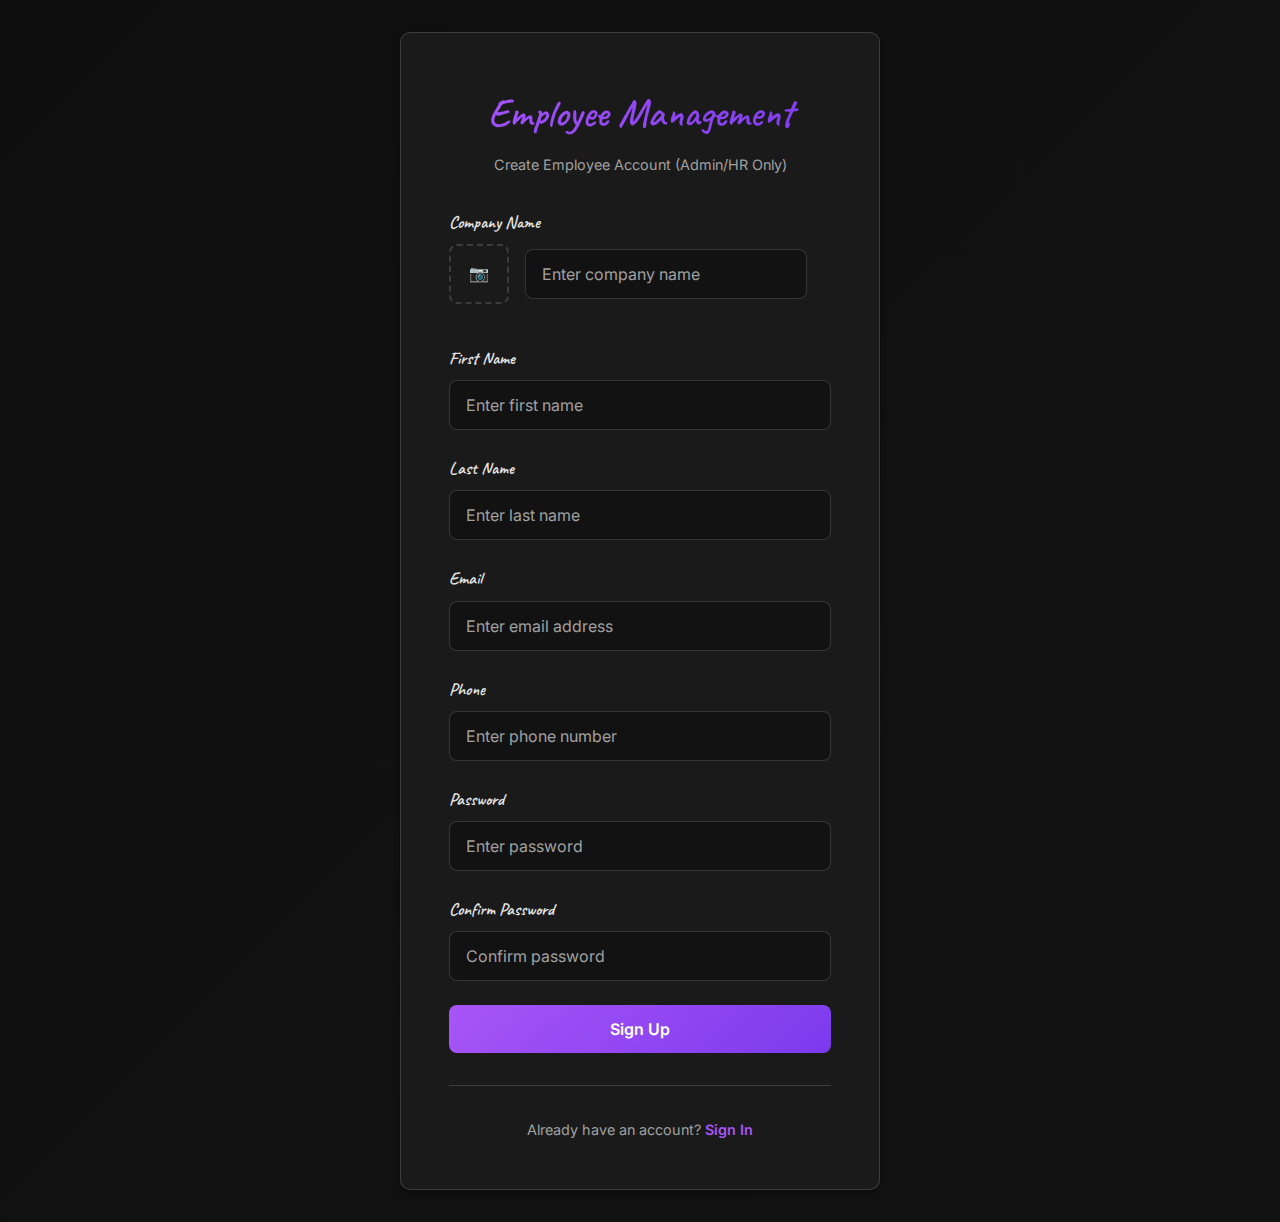
<file: signup.html>
<!DOCTYPE html>
<html lang="en">
<head>
    <meta charset="UTF-8">
    <meta name="viewport" content="width=device-width, initial-scale=1.0">
    <title>Employee Management System - Sign Up (Admin/HR Only)</title>
    <link rel="stylesheet" href="style.css">
</head>
<body>
    <div class="auth-container">
        <div class="auth-card">
            <div class="auth-logo">
                <h1>Employee Management</h1>
                <p>Create Employee Account (Admin/HR Only)</p>
            </div>

            <form id="signupForm" class="auth-form">
                <div class="input-group">
                    <label for="companyName">Company Name</label>
                    <div class="logo-upload">
                        <div class="logo-upload-icon" id="logoUploadIcon" title="Company Logo">
                            📷
                        </div>
                        <input type="text" id="companyName" placeholder="Enter company name" required>
                    </div>
                </div>

                <div class="input-group">
                    <label for="firstName">First Name</label>
                    <input type="text" id="firstName" placeholder="Enter first name" required>
                </div>

                <div class="input-group">
                    <label for="lastName">Last Name</label>
                    <input type="text" id="lastName" placeholder="Enter last name" required>
                </div>

                <div class="input-group">
                    <label for="email">Email</label>
                    <input type="email" id="email" placeholder="Enter email address" required>
                </div>

                <div class="input-group">
                    <label for="phone">Phone</label>
                    <input type="tel" id="phone" placeholder="Enter phone number" required>
                </div>

                <div class="input-group">
                    <label for="password">Password</label>
                    <input type="password" id="password" placeholder="Enter password" required>
                </div>

                <div class="input-group">
                    <label for="confirmPassword">Confirm Password</label>
                    <input type="password" id="confirmPassword" placeholder="Confirm password" required>
                </div>

                <button type="submit" class="btn btn-primary">Sign Up</button>
            </form>

            <div class="auth-footer">
                <p>Already have an account? <a href="index.html">Sign In</a></p>
            </div>
        </div>
    </div>

    <script src="app.js"></script>
    <script>
        // Signup page specific initialization
        document.addEventListener('DOMContentLoaded', function() {
            const signupForm = document.getElementById('signupForm');
            
            // Logo upload handler (placeholder)
            document.getElementById('logoUploadIcon').addEventListener('click', function() {
                alert('Logo upload functionality (to be implemented with file input)');
            });

            signupForm.addEventListener('submit', function(e) {
                e.preventDefault();
                
                const firstName = document.getElementById('firstName').value.trim();
                const lastName = document.getElementById('lastName').value.trim();
                const email = document.getElementById('email').value.trim();
                const phone = document.getElementById('phone').value.trim();
                const password = document.getElementById('password').value.trim();
                const confirmPassword = document.getElementById('confirmPassword').value.trim();
                const companyName = document.getElementById('companyName').value.trim();

                // Validation
                if (!firstName || !lastName || !email || !phone || !password || !confirmPassword || !companyName) {
                    alert('Please fill in all fields.');
                    return;
                }

                if (password !== confirmPassword) {
                    alert('Passwords do not match.');
                    return;
                }

                if (password.length < 6) {
                    alert('Password must be at least 6 characters long.');
                    return;
                }

                // Create employee account (Admin/HR only - this would be restricted in real app)
                const employeeData = {
                    firstName,
                    lastName,
                    email,
                    phone,
                    password,
                    companyName,
                    role: 'employee' // New signups are employees
                };

                if (app.createEmployee(employeeData)) {
                    alert('Employee account created successfully!');
                    window.location.href = 'index.html';
                } else {
                    alert('Error creating account. Email may already exist.');
                }
            });
        });
    </script>
</body>
</html>
</file>
<file: style.css>
/* ============================================
   GLOBAL DESIGN SYSTEM
   Dark matte theme with purple gradient accents
   ============================================ */

@import url('https://fonts.googleapis.com/css2?family=Caveat:wght@400;600;700&family=Inter:wght@300;400;500;600;700&display=swap');

:root {
    /* Theme Colors */
    --bg-primary: #0f0f0f;
    --bg-secondary: #121212;
    --bg-card: #1a1a1a;
    --text-primary: #e5e5e5;
    --text-muted: #a0a0a0;
    --border-color: rgba(255, 255, 255, 0.15);
    
    /* Purple Gradient Accent */
    --accent-purple-start: #a855f7;
    --accent-purple-end: #7c3aed;
    
    /* Status Colors */
    --status-present: #10b981;
    --status-leave: #3b82f6;
    --status-absent: #f59e0b;
    
    /* Typography */
    --font-heading: 'Caveat', cursive, 'Brush Script MT', cursive;
    --font-body: 'Inter', -apple-system, BlinkMacSystemFont, 'Segoe UI', sans-serif;
    
    /* Spacing */
    --radius: 10px;
    --shadow: 0 4px 6px rgba(0, 0, 0, 0.3);
}

* {
    margin: 0;
    padding: 0;
    box-sizing: border-box;
}

body {
    background: var(--bg-primary);
    color: var(--text-primary);
    font-family: var(--font-body);
    font-size: 16px;
    line-height: 1.6;
    min-height: 100vh;
}

/* ============================================
   TYPOGRAPHY
   ============================================ */

h1, h2, h3, h4, h5, h6 {
    font-family: var(--font-heading);
    font-weight: 600;
    color: var(--text-primary);
}

h1 { font-size: 2.5rem; }
h2 { font-size: 2rem; }
h3 { font-size: 1.75rem; }
h4 { font-size: 1.5rem; }

/* ============================================
   AUTHENTICATION PAGES
   ============================================ */

.auth-container {
    min-height: 100vh;
    display: flex;
    align-items: center;
    justify-content: center;
    padding: 2rem;
    background: linear-gradient(135deg, var(--bg-primary) 0%, var(--bg-secondary) 100%);
}

.auth-card {
    background: var(--bg-card);
    border: 1px solid var(--border-color);
    border-radius: var(--radius);
    padding: 3rem;
    width: 100%;
    max-width: 480px;
    box-shadow: var(--shadow);
}

.auth-logo {
    text-align: center;
    margin-bottom: 2rem;
}

.auth-logo h1 {
    background: linear-gradient(135deg, var(--accent-purple-start), var(--accent-purple-end));
    -webkit-background-clip: text;
    -webkit-text-fill-color: transparent;
    background-clip: text;
    margin-bottom: 0.5rem;
}

.auth-logo p {
    color: var(--text-muted);
    font-size: 0.9rem;
}

.auth-form {
    display: flex;
    flex-direction: column;
    gap: 1.5rem;
}

.input-group {
    display: flex;
    flex-direction: column;
    gap: 0.5rem;
}

.input-group label {
    font-family: var(--font-heading);
    font-size: 1.1rem;
    color: var(--text-primary);
    font-weight: 600;
}

.input-group input {
    background: var(--bg-secondary);
    border: 1px solid var(--border-color);
    border-radius: 8px;
    padding: 0.875rem 1rem;
    color: var(--text-primary);
    font-family: var(--font-body);
    font-size: 1rem;
    transition: all 0.3s ease;
    outline: none;
}

.input-group input:focus {
    border-color: var(--accent-purple-start);
    box-shadow: 0 0 0 3px rgba(168, 85, 247, 0.1);
}

.input-group input::placeholder {
    color: var(--text-muted);
}

.input-group input:disabled {
    opacity: 0.6;
    cursor: not-allowed;
}

.btn {
    padding: 0.875rem 1.5rem;
    border: none;
    border-radius: 8px;
    font-family: var(--font-body);
    font-size: 1rem;
    font-weight: 600;
    cursor: pointer;
    transition: all 0.3s ease;
    outline: none;
}

.btn-primary {
    background: linear-gradient(135deg, var(--accent-purple-start), var(--accent-purple-end));
    color: white;
}

.btn-primary:hover:not(:disabled) {
    transform: translateY(-2px);
    box-shadow: 0 6px 12px rgba(168, 85, 247, 0.3);
}

.btn-primary:active:not(:disabled) {
    transform: translateY(0);
}

.btn-primary:disabled {
    opacity: 0.6;
    cursor: not-allowed;
}

.btn-secondary {
    background: var(--bg-secondary);
    color: var(--text-primary);
    border: 1px solid var(--border-color);
}

.btn-secondary:hover {
    background: var(--bg-card);
    border-color: var(--accent-purple-start);
}

.auth-footer {
    margin-top: 2rem;
    padding-top: 2rem;
    border-top: 1px solid var(--border-color);
    text-align: center;
    color: var(--text-muted);
    font-size: 0.9rem;
}

.auth-footer a {
    color: var(--accent-purple-start);
    text-decoration: none;
    font-weight: 600;
}

.auth-footer a:hover {
    text-decoration: underline;
}

/* Logo Upload */
.logo-upload {
    display: flex;
    align-items: center;
    gap: 1rem;
    margin-bottom: 1rem;
}

.logo-upload-icon {
    width: 60px;
    height: 60px;
    border: 2px dashed var(--border-color);
    border-radius: 8px;
    display: flex;
    align-items: center;
    justify-content: center;
    cursor: pointer;
    transition: all 0.3s ease;
    color: var(--text-muted);
}

.logo-upload-icon:hover {
    border-color: var(--accent-purple-start);
    color: var(--accent-purple-start);
}

/* ============================================
   NAVBAR
   ============================================ */

.navbar {
    background: var(--bg-card);
    border-bottom: 1px solid var(--border-color);
    padding: 1rem 2rem;
    display: flex;
    justify-content: space-between;
    align-items: center;
    position: sticky;
    top: 0;
    z-index: 1000;
}

.nav-left {
    display: flex;
    align-items: center;
    gap: 3rem;
}

.company-logo {
    font-family: var(--font-heading);
    font-size: 1.5rem;
    font-weight: 700;
    background: linear-gradient(135deg, var(--accent-purple-start), var(--accent-purple-end));
    -webkit-background-clip: text;
    -webkit-text-fill-color: transparent;
    background-clip: text;
}

.nav-tabs {
    display: flex;
    gap: 0.5rem;
}

.nav-tab {
    padding: 0.5rem 1.25rem;
    background: transparent;
    border: none;
    color: var(--text-muted);
    font-family: var(--font-body);
    font-size: 0.95rem;
    cursor: pointer;
    border-radius: 6px;
    transition: all 0.3s ease;
}

.nav-tab:hover {
    color: var(--text-primary);
    background: var(--bg-secondary);
}

.nav-tab.active {
    color: var(--accent-purple-start);
    background: rgba(168, 85, 247, 0.1);
}

.nav-right {
    display: flex;
    align-items: center;
    gap: 1.5rem;
}

.checkin-indicator {
    position: relative;
}

.checkin-circle {
    width: 44px;
    height: 44px;
    border-radius: 50%;
    border: 2px solid var(--border-color);
    background: var(--bg-secondary);
    cursor: pointer;
    transition: all 0.3s ease;
    display: flex;
    align-items: center;
    justify-content: center;
    color: var(--text-muted);
    font-size: 1.2rem;
}

.checkin-circle:hover {
    border-color: var(--accent-purple-start);
}

.checkin-circle.checked-in {
    background: var(--status-present);
    border-color: var(--status-present);
    color: white;
}

.checkin-popup {
    position: absolute;
    top: calc(100% + 10px);
    right: 0;
    background: var(--bg-card);
    border: 1px solid var(--border-color);
    border-radius: var(--radius);
    padding: 1.5rem;
    min-width: 250px;
    display: none;
    box-shadow: var(--shadow);
    z-index: 1001;
}

.checkin-popup.show {
    display: block;
}

.checkin-popup h3 {
    margin-bottom: 1rem;
    font-size: 1.25rem;
}

.checkin-time-display {
    background: var(--bg-secondary);
    padding: 0.75rem;
    border-radius: 8px;
    margin-bottom: 1rem;
    text-align: center;
    color: var(--text-muted);
    font-size: 0.9rem;
}

.checkin-time-display .time-value {
    color: var(--status-present);
    font-weight: 600;
    display: block;
    margin-top: 0.25rem;
}

.checkin-popup-actions {
    display: flex;
    flex-direction: column;
    gap: 0.75rem;
}

.user-menu-container {
    position: relative;
}

.user-avatar {
    width: 44px;
    height: 44px;
    border-radius: 50%;
    overflow: hidden;
    cursor: pointer;
    border: 2px solid var(--border-color);
    transition: all 0.3s ease;
}

.user-avatar:hover {
    border-color: var(--accent-purple-start);
}

.user-avatar img {
    width: 100%;
    height: 100%;
    object-fit: cover;
}

.user-dropdown {
    position: absolute;
    top: calc(100% + 10px);
    right: 0;
    background: var(--bg-card);
    border: 1px solid var(--border-color);
    border-radius: var(--radius);
    min-width: 180px;
    display: none;
    box-shadow: var(--shadow);
    z-index: 1001;
    overflow: hidden;
}

.user-dropdown.show {
    display: block;
}

.dropdown-item {
    display: block;
    padding: 0.875rem 1.25rem;
    color: var(--text-primary);
    text-decoration: none;
    font-family: var(--font-body);
    font-size: 0.95rem;
    transition: all 0.3s ease;
}

.dropdown-item:hover {
    background: var(--bg-secondary);
    color: var(--accent-purple-start);
}

/* ============================================
   MAIN CONTENT
   ============================================ */

.main-content {
    padding: 2rem;
    max-width: 1400px;
    margin: 0 auto;
}

.content-header {
    margin-bottom: 2rem;
    display: flex;
    justify-content: space-between;
    align-items: center;
}

.new-btn {
    padding: 0.75rem 1.5rem;
    background: linear-gradient(135deg, var(--accent-purple-start), var(--accent-purple-end));
    color: white;
    border: none;
    border-radius: 8px;
    font-family: var(--font-body);
    font-weight: 600;
    cursor: pointer;
    transition: all 0.3s ease;
}

.new-btn:hover {
    transform: translateY(-2px);
    box-shadow: 0 6px 12px rgba(168, 85, 247, 0.3);
}

.new-btn:active {
    transform: translateY(0);
}

/* ============================================
   EMPLOYEE GRID
   ============================================ */

.employee-grid {
    display: grid;
    grid-template-columns: repeat(auto-fill, minmax(240px, 1fr));
    gap: 1.5rem;
}

.employee-card {
    background: var(--bg-card);
    border: 1px solid var(--border-color);
    border-radius: var(--radius);
    padding: 1.5rem;
    cursor: pointer;
    transition: all 0.3s ease;
    position: relative;
    display: flex;
    flex-direction: column;
    align-items: center;
    text-align: center;
}

.employee-card:hover {
    transform: translateY(-4px);
    box-shadow: var(--shadow);
    border-color: var(--accent-purple-start);
}

.employee-status-dot {
    position: absolute;
    top: 12px;
    right: 12px;
    width: 14px;
    height: 14px;
    border-radius: 50%;
    border: 2px solid var(--bg-card);
}

.employee-status-dot.present {
    background: var(--status-present);
}

.employee-status-dot.on-leave {
    background: var(--status-leave);
}

.employee-status-dot.absent {
    background: var(--status-absent);
}

.employee-avatar {
    width: 100px;
    height: 100px;
    border-radius: 50%;
    overflow: hidden;
    margin-bottom: 1rem;
    border: 3px solid var(--border-color);
}

.employee-avatar img {
    width: 100%;
    height: 100%;
    object-fit: cover;
}

.employee-name {
    font-size: 1.1rem;
    font-weight: 600;
    color: var(--text-primary);
    margin-top: 0.5rem;
}

/* ============================================
   PROFILE PAGE
   ============================================ */

.profile-container {
    max-width: 900px;
    margin: 0 auto;
    padding: 2rem;
}

.profile-header {
    background: var(--bg-card);
    border: 1px solid var(--border-color);
    border-radius: var(--radius);
    padding: 2rem;
    margin-bottom: 2rem;
    display: flex;
    gap: 2rem;
    align-items: center;
}

.profile-avatar-container {
    position: relative;
}

.profile-avatar {
    width: 120px;
    height: 120px;
    border-radius: 50%;
    overflow: hidden;
    border: 3px solid var(--accent-purple-start);
}

.profile-avatar img {
    width: 100%;
    height: 100%;
    object-fit: cover;
}

.avatar-edit-icon {
    position: absolute;
    bottom: 0;
    right: 0;
    width: 36px;
    height: 36px;
    background: var(--accent-purple-start);
    border-radius: 50%;
    display: flex;
    align-items: center;
    justify-content: center;
    cursor: pointer;
    border: 3px solid var(--bg-card);
    color: white;
}

.profile-info {
    flex: 1;
}

.profile-info h2 {
    margin-bottom: 0.5rem;
    font-size: 2rem;
}

.profile-info-grid {
    display: grid;
    grid-template-columns: repeat(auto-fit, minmax(200px, 1fr));
    gap: 1rem;
    margin-top: 1rem;
}

.info-item {
    display: flex;
    flex-direction: column;
    gap: 0.25rem;
}

.info-label {
    font-size: 0.85rem;
    color: var(--text-muted);
    font-weight: 500;
}

.info-value {
    font-size: 1rem;
    color: var(--text-primary);
}

.profile-tabs {
    background: var(--bg-card);
    border: 1px solid var(--border-color);
    border-radius: var(--radius);
    overflow: hidden;
}

.tab-header {
    display: flex;
    border-bottom: 1px solid var(--border-color);
    background: var(--bg-secondary);
}

.tab-button {
    padding: 1rem 2rem;
    background: transparent;
    border: none;
    color: var(--text-muted);
    font-family: var(--font-body);
    font-size: 1rem;
    cursor: pointer;
    transition: all 0.3s ease;
    border-bottom: 3px solid transparent;
    position: relative;
}

.tab-button:hover {
    color: var(--text-primary);
    background: var(--bg-card);
}

.tab-button.active {
    color: var(--accent-purple-start);
    border-bottom-color: var(--accent-purple-start);
    background: var(--bg-card);
}

.tab-content {
    padding: 2rem;
    display: none;
}

.tab-content.active {
    display: block;
}

.tab-section {
    margin-bottom: 2rem;
}

.tab-section h3 {
    margin-bottom: 1rem;
    font-size: 1.5rem;
    color: var(--text-primary);
}

.form-grid {
    display: grid;
    grid-template-columns: repeat(auto-fit, minmax(280px, 1fr));
    gap: 1.5rem;
}

.salary-grid {
    display: grid;
    grid-template-columns: repeat(auto-fit, minmax(300px, 1fr));
    gap: 2rem;
}

.salary-section {
    background: var(--bg-secondary);
    padding: 1.5rem;
    border-radius: 8px;
    border: 1px solid var(--border-color);
}

.salary-section h4 {
    margin-bottom: 1rem;
    font-size: 1.25rem;
    color: var(--accent-purple-start);
}

.salary-item {
    display: flex;
    justify-content: space-between;
    padding: 0.75rem 0;
    border-bottom: 1px solid var(--border-color);
}

.salary-item:last-child {
    border-bottom: none;
}

.salary-label {
    color: var(--text-muted);
}

.salary-value {
    color: var(--text-primary);
    font-weight: 600;
}

/* ============================================
   ATTENDANCE & TIME OFF
   ============================================ */

.tab-content-section {
    width: 100%;
}

.attendance-container,
.timeoff-container {
    width: 100%;
}

.attendance-table {
    background: var(--bg-card);
    border: 1px solid var(--border-color);
    border-radius: var(--radius);
    overflow: hidden;
}

.attendance-table table {
    width: 100%;
    border-collapse: collapse;
}

.attendance-table thead {
    background: var(--bg-secondary);
}

.attendance-table th {
    padding: 1rem;
    text-align: left;
    color: var(--text-primary);
    font-weight: 600;
    border-bottom: 1px solid var(--border-color);
}

.attendance-table td {
    padding: 1rem;
    border-bottom: 1px solid var(--border-color);
    color: var(--text-primary);
}

.attendance-table tbody tr:hover {
    background: var(--bg-secondary);
}

.status-badge {
    display: inline-block;
    padding: 0.25rem 0.75rem;
    border-radius: 12px;
    font-size: 0.85rem;
    font-weight: 600;
}

.status-badge.present {
    background: rgba(16, 185, 129, 0.2);
    color: var(--status-present);
}

.status-badge.checked-out {
    background: rgba(168, 85, 247, 0.2);
    color: var(--accent-purple-start);
}

.status-badge.pending {
    background: rgba(245, 158, 11, 0.2);
    color: var(--status-absent);
}

.status-badge.approved {
    background: rgba(16, 185, 129, 0.2);
    color: var(--status-present);
}

.status-badge.rejected {
    background: rgba(239, 68, 68, 0.2);
    color: #ef4444;
}

.timeoff-list {
    display: flex;
    flex-direction: column;
    gap: 1rem;
}

.timeoff-card {
    background: var(--bg-card);
    border: 1px solid var(--border-color);
    border-radius: var(--radius);
    padding: 1.5rem;
    transition: all 0.3s ease;
}

.timeoff-card:hover {
    border-color: var(--accent-purple-start);
    box-shadow: var(--shadow);
}

.timeoff-header {
    display: flex;
    justify-content: space-between;
    align-items: flex-start;
    margin-bottom: 1rem;
}

.timeoff-header h4 {
    margin-bottom: 0.25rem;
    font-size: 1.1rem;
}

.timeoff-date {
    color: var(--text-muted);
    font-size: 0.9rem;
}

.timeoff-details {
    display: grid;
    grid-template-columns: repeat(auto-fit, minmax(200px, 1fr));
    gap: 0.75rem;
    margin-bottom: 1rem;
}

.timeoff-details p {
    margin: 0;
    color: var(--text-primary);
    font-size: 0.95rem;
}

.timeoff-actions {
    display: flex;
    gap: 0.75rem;
    margin-top: 1rem;
}

.empty-state {
    text-align: center;
    padding: 3rem 2rem;
    background: var(--bg-card);
    border: 1px solid var(--border-color);
    border-radius: var(--radius);
}

.empty-state h3 {
    margin-bottom: 0.5rem;
    color: var(--text-primary);
}

.empty-state p {
    color: var(--text-muted);
}

/* ============================================
   UTILITIES
   ============================================ */

.hidden {
    display: none !important;
}

.text-center {
    text-align: center;
}

.mt-1 { margin-top: 0.5rem; }
.mt-2 { margin-top: 1rem; }
.mt-3 { margin-top: 1.5rem; }
.mb-1 { margin-bottom: 0.5rem; }
.mb-2 { margin-bottom: 1rem; }
.mb-3 { margin-bottom: 1.5rem; }

/* ============================================
   RESPONSIVE
   ============================================ */

@media (max-width: 768px) {
    .navbar {
        flex-direction: column;
        gap: 1rem;
        padding: 1rem;
    }
    
    .nav-left {
        flex-direction: column;
        gap: 1rem;
        width: 100%;
    }
    
    .nav-tabs {
        width: 100%;
        justify-content: space-around;
    }
    
    .nav-right {
        width: 100%;
        justify-content: space-between;
    }
    
    .employee-grid {
        grid-template-columns: repeat(auto-fill, minmax(160px, 1fr));
        gap: 1rem;
    }
    
    .profile-header {
        flex-direction: column;
        text-align: center;
    }
    
    .profile-info-grid {
        grid-template-columns: 1fr;
    }
    
    .tab-header {
        flex-wrap: wrap;
    }
    
    .tab-button {
        flex: 1;
        min-width: 120px;
    }
    
    .form-grid {
        grid-template-columns: 1fr;
    }
}
</file>
